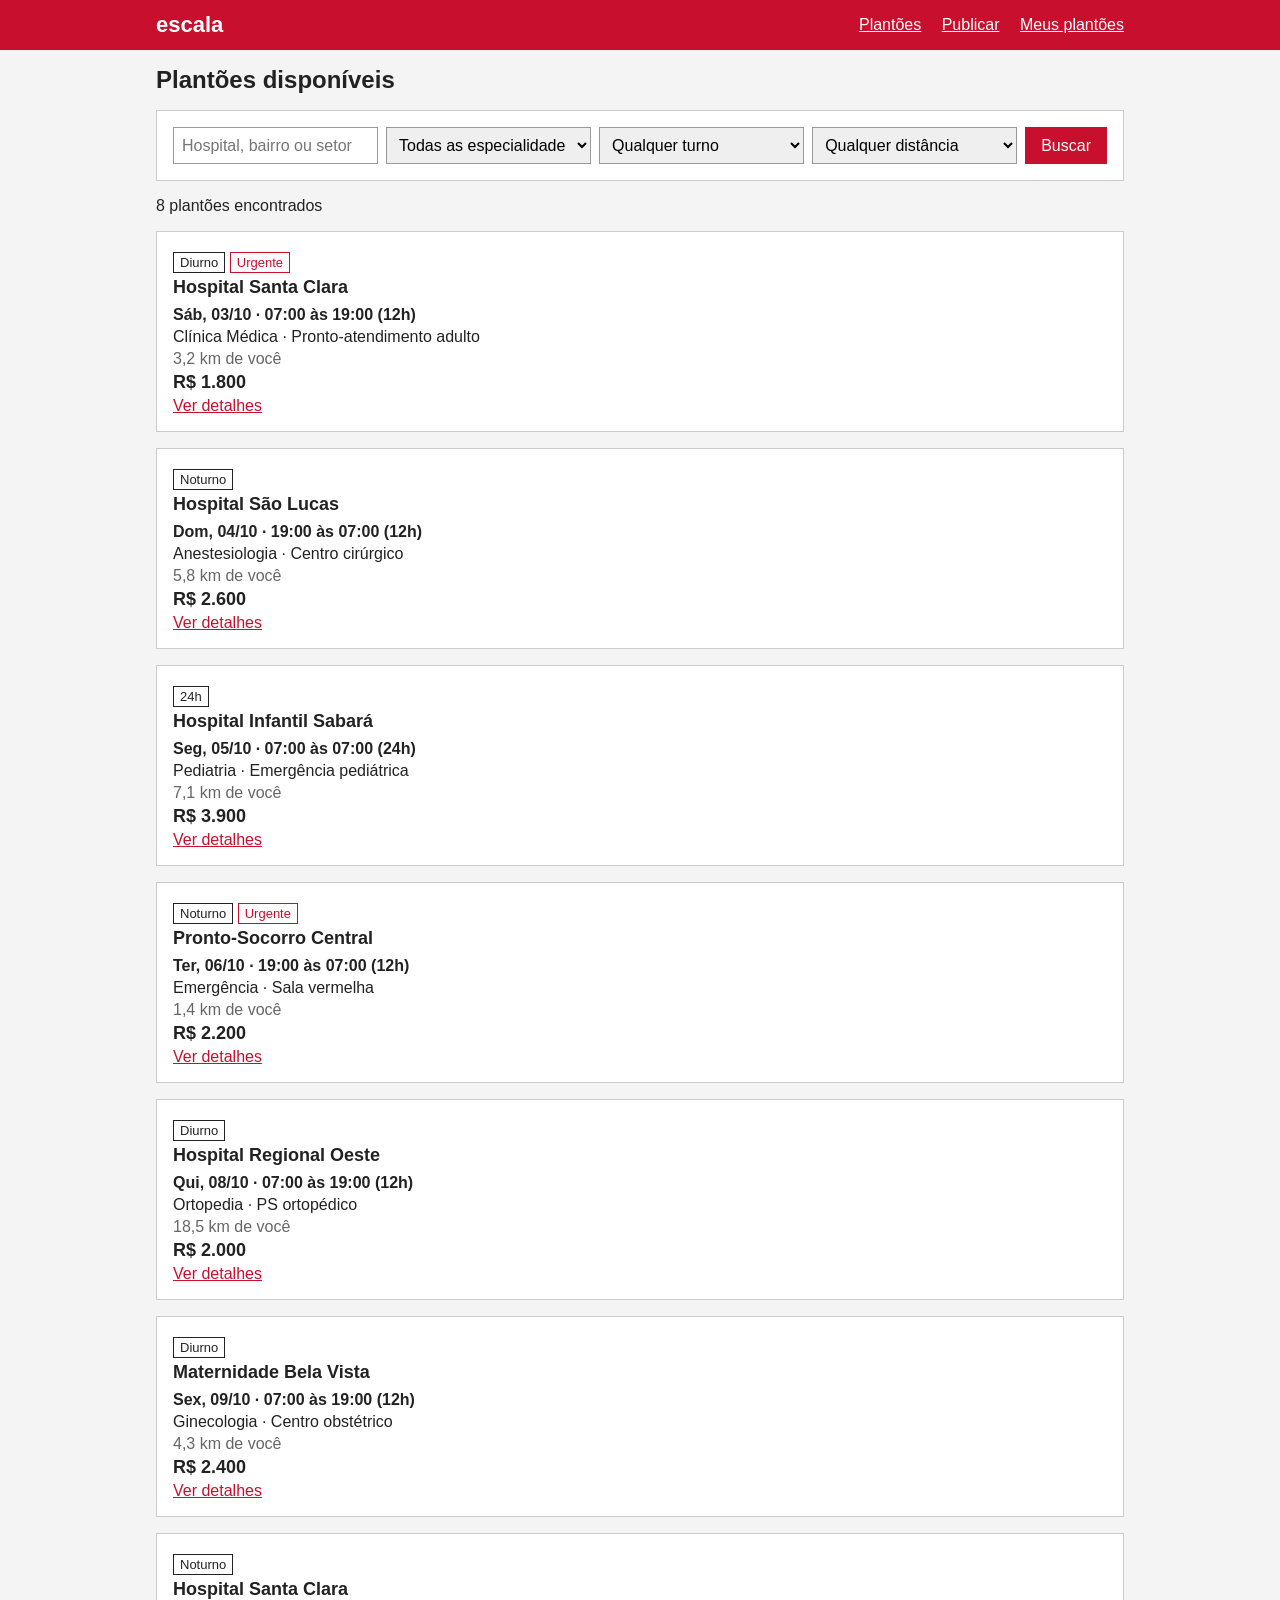
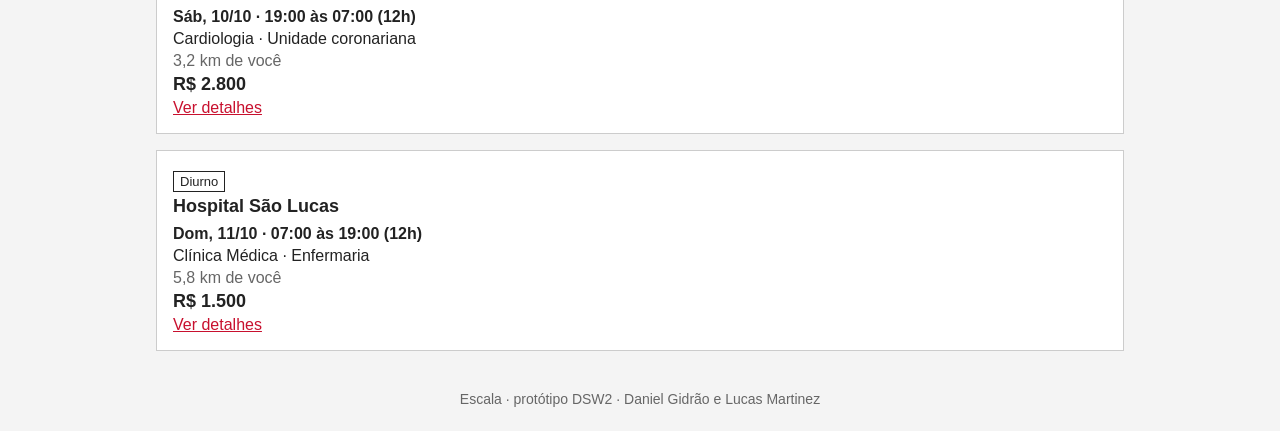
<file: index.html>
<!DOCTYPE html>
<html lang="pt-BR">
<head>
  <meta charset="UTF-8">
  <meta name="viewport" content="width=device-width, initial-scale=1.0">
  <title>Escala - troca de plantões</title>
  <link rel="icon" type="image/svg+xml" href="favicon.svg">
  <link rel="stylesheet" href="css/style.css">
</head>
<body>
  <header>
    <div class="conteudo">
      <a href="index.html" class="logo">escala</a>
      <nav>
        <a href="index.html">Plantões</a>
        <a href="publicar.html">Publicar</a>
        <a href="meus-plantoes.html">Meus plantões</a>
      </nav>
    </div>
  </header>

  <main class="conteudo">
    <h1>Plantões disponíveis</h1>

    <form class="caixa busca" action="index.html">
      <input type="search" name="q" placeholder="Hospital, bairro ou setor">
      <select name="especialidade">
        <option value="">Todas as especialidades</option>
        <option>Clínica Médica</option>
        <option>Pediatria</option>
        <option>Ortopedia</option>
        <option>Anestesiologia</option>
        <option>Ginecologia</option>
        <option>Cardiologia</option>
        <option>Emergência</option>
      </select>
      <select name="turno">
        <option value="">Qualquer turno</option>
        <option>Diurno</option>
        <option>Noturno</option>
        <option>24h</option>
      </select>
      <select name="distancia">
        <option value="">Qualquer distância</option>
        <option value="5">Até 5 km</option>
        <option value="10">Até 10 km</option>
        <option value="20">Até 20 km</option>
        <option value="50">Até 50 km</option>
      </select>
      <button type="submit">Buscar</button>
    </form>

    <p>8 plantões encontrados</p>

    <div class="lista">
      <div class="plantao">
        <p><span class="etiqueta">Diurno</span> <span class="etiqueta urgente">Urgente</span></p>
        <h3>Hospital Santa Clara</h3>
        <p class="data">Sáb, 03/10 · 07:00 às 19:00 (12h)</p>
        <p>Clínica Médica · Pronto-atendimento adulto</p>
        <p class="cinza-texto">3,2 km de você</p>
        <p class="valor">R$ 1.800</p>
        <a href="plantao.html">Ver detalhes</a>
      </div>
      <div class="plantao">
        <p><span class="etiqueta">Noturno</span></p>
        <h3>Hospital São Lucas</h3>
        <p class="data">Dom, 04/10 · 19:00 às 07:00 (12h)</p>
        <p>Anestesiologia · Centro cirúrgico</p>
        <p class="cinza-texto">5,8 km de você</p>
        <p class="valor">R$ 2.600</p>
        <a href="plantao.html">Ver detalhes</a>
      </div>
      <div class="plantao">
        <p><span class="etiqueta">24h</span></p>
        <h3>Hospital Infantil Sabará</h3>
        <p class="data">Seg, 05/10 · 07:00 às 07:00 (24h)</p>
        <p>Pediatria · Emergência pediátrica</p>
        <p class="cinza-texto">7,1 km de você</p>
        <p class="valor">R$ 3.900</p>
        <a href="plantao.html">Ver detalhes</a>
      </div>
      <div class="plantao">
        <p><span class="etiqueta">Noturno</span> <span class="etiqueta urgente">Urgente</span></p>
        <h3>Pronto-Socorro Central</h3>
        <p class="data">Ter, 06/10 · 19:00 às 07:00 (12h)</p>
        <p>Emergência · Sala vermelha</p>
        <p class="cinza-texto">1,4 km de você</p>
        <p class="valor">R$ 2.200</p>
        <a href="plantao.html">Ver detalhes</a>
      </div>
      <div class="plantao">
        <p><span class="etiqueta">Diurno</span></p>
        <h3>Hospital Regional Oeste</h3>
        <p class="data">Qui, 08/10 · 07:00 às 19:00 (12h)</p>
        <p>Ortopedia · PS ortopédico</p>
        <p class="cinza-texto">18,5 km de você</p>
        <p class="valor">R$ 2.000</p>
        <a href="plantao.html">Ver detalhes</a>
      </div>
      <div class="plantao">
        <p><span class="etiqueta">Diurno</span></p>
        <h3>Maternidade Bela Vista</h3>
        <p class="data">Sex, 09/10 · 07:00 às 19:00 (12h)</p>
        <p>Ginecologia · Centro obstétrico</p>
        <p class="cinza-texto">4,3 km de você</p>
        <p class="valor">R$ 2.400</p>
        <a href="plantao.html">Ver detalhes</a>
      </div>
      <div class="plantao">
        <p><span class="etiqueta">Noturno</span></p>
        <h3>Hospital Santa Clara</h3>
        <p class="data">Sáb, 10/10 · 19:00 às 07:00 (12h)</p>
        <p>Cardiologia · Unidade coronariana</p>
        <p class="cinza-texto">3,2 km de você</p>
        <p class="valor">R$ 2.800</p>
        <a href="plantao.html">Ver detalhes</a>
      </div>
      <div class="plantao">
        <p><span class="etiqueta">Diurno</span></p>
        <h3>Hospital São Lucas</h3>
        <p class="data">Dom, 11/10 · 07:00 às 19:00 (12h)</p>
        <p>Clínica Médica · Enfermaria</p>
        <p class="cinza-texto">5,8 km de você</p>
        <p class="valor">R$ 1.500</p>
        <a href="plantao.html">Ver detalhes</a>
      </div>
    </div>
  </main>

  <footer>Escala · protótipo DSW2 · Daniel Gidrão e Lucas Martinez</footer>
</body>
</html>
</file>
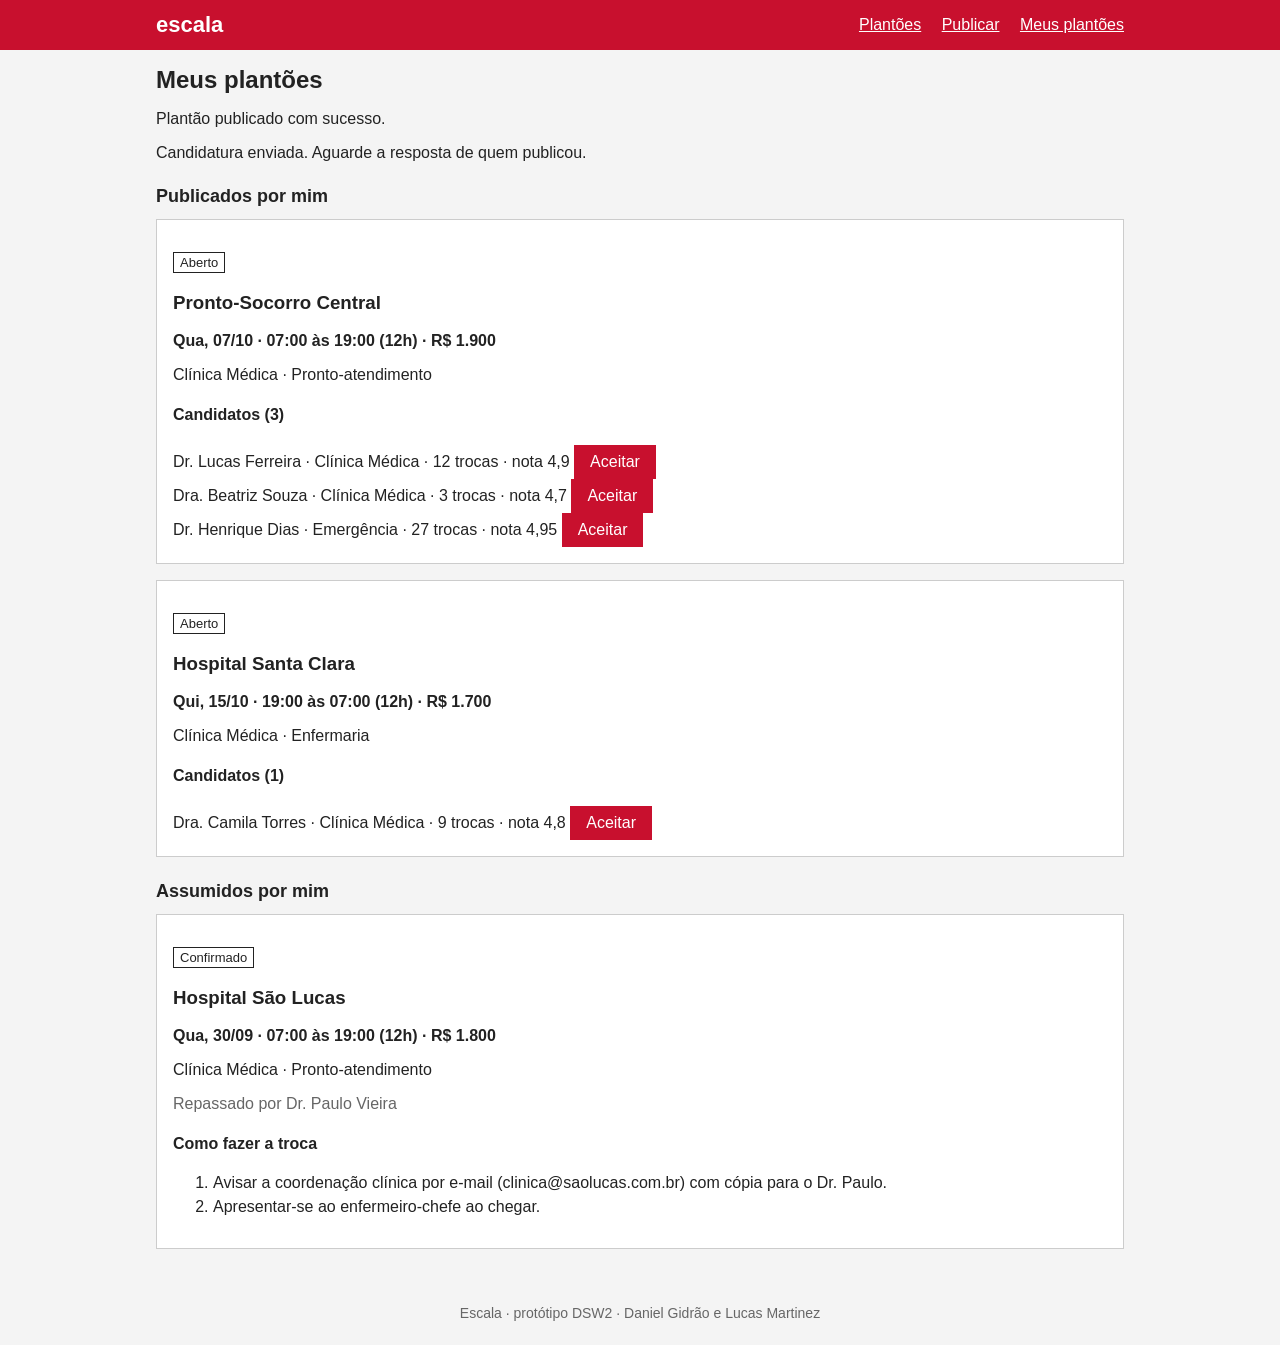
<file: meus-plantoes.html>
<!DOCTYPE html>
<html lang="pt-BR">
<head>
  <meta charset="UTF-8">
  <meta name="viewport" content="width=device-width, initial-scale=1.0">
  <title>Meus plantões - Escala</title>
  <link rel="icon" type="image/svg+xml" href="favicon.svg">
  <link rel="stylesheet" href="css/style.css">
</head>
<body>
  <header>
    <div class="conteudo">
      <a href="index.html" class="logo">escala</a>
      <nav>
        <a href="index.html">Plantões</a>
        <a href="publicar.html">Publicar</a>
        <a href="meus-plantoes.html">Meus plantões</a>
      </nav>
    </div>
  </header>

  <main class="conteudo">
    <h1>Meus plantões</h1>

    <p id="publicado" class="aviso">Plantão publicado com sucesso.</p>
    <p id="candidatura" class="aviso">Candidatura enviada. Aguarde a resposta de quem publicou.</p>

    <h2>Publicados por mim</h2>

    <div class="caixa">
      <p><span class="etiqueta">Aberto</span></p>
      <h3>Pronto-Socorro Central</h3>
      <p class="data">Qua, 07/10 · 07:00 às 19:00 (12h) · R$ 1.900</p>
      <p>Clínica Médica · Pronto-atendimento</p>
      <h4>Candidatos (3)</h4>
      <div class="candidato">
        <span>Dr. Lucas Ferreira · Clínica Médica · 12 trocas · nota 4,9</span>
        <button type="button">Aceitar</button>
      </div>
      <div class="candidato">
        <span>Dra. Beatriz Souza · Clínica Médica · 3 trocas · nota 4,7</span>
        <button type="button">Aceitar</button>
      </div>
      <div class="candidato">
        <span>Dr. Henrique Dias · Emergência · 27 trocas · nota 4,95</span>
        <button type="button">Aceitar</button>
      </div>
    </div>

    <div class="caixa">
      <p><span class="etiqueta">Aberto</span></p>
      <h3>Hospital Santa Clara</h3>
      <p class="data">Qui, 15/10 · 19:00 às 07:00 (12h) · R$ 1.700</p>
      <p>Clínica Médica · Enfermaria</p>
      <h4>Candidatos (1)</h4>
      <div class="candidato">
        <span>Dra. Camila Torres · Clínica Médica · 9 trocas · nota 4,8</span>
        <button type="button">Aceitar</button>
      </div>
    </div>

    <h2>Assumidos por mim</h2>

    <div class="caixa">
      <p><span class="etiqueta">Confirmado</span></p>
      <h3>Hospital São Lucas</h3>
      <p class="data">Qua, 30/09 · 07:00 às 19:00 (12h) · R$ 1.800</p>
      <p>Clínica Médica · Pronto-atendimento</p>
      <p class="cinza-texto">Repassado por Dr. Paulo Vieira</p>
      <h4>Como fazer a troca</h4>
      <ol>
        <li>Avisar a coordenação clínica por e-mail (clinica@saolucas.com.br) com cópia para o Dr. Paulo.</li>
        <li>Apresentar-se ao enfermeiro-chefe ao chegar.</li>
      </ol>
    </div>
  </main>

  <footer>Escala · protótipo DSW2 · Daniel Gidrão e Lucas Martinez</footer>
</body>
</html>
</file>
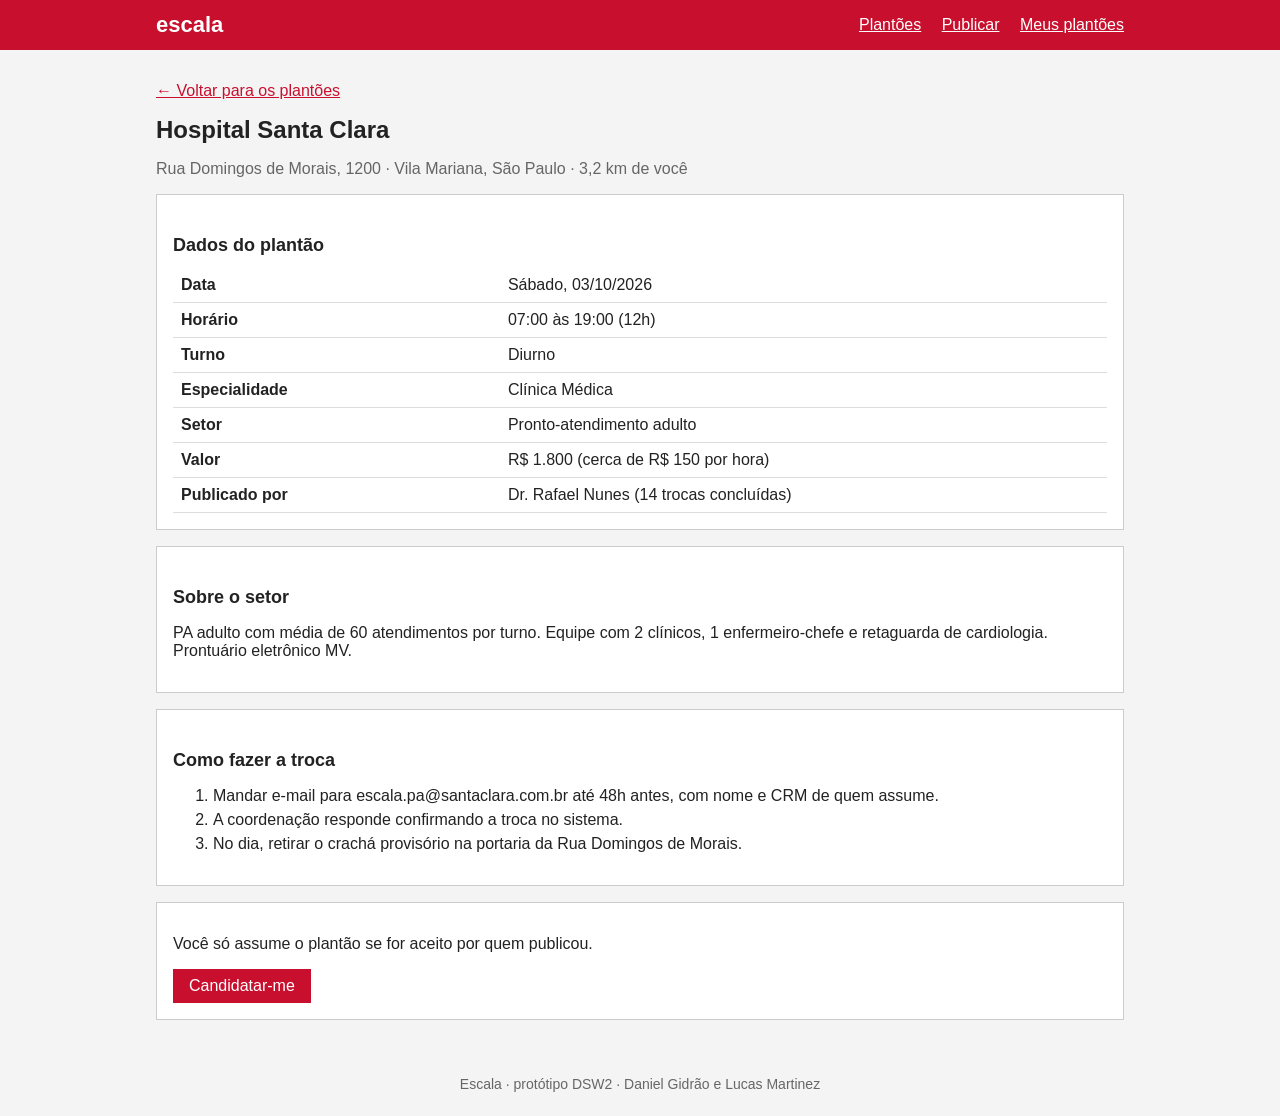
<file: plantao.html>
<!DOCTYPE html>
<html lang="pt-BR">
<head>
  <meta charset="UTF-8">
  <meta name="viewport" content="width=device-width, initial-scale=1.0">
  <title>Hospital Santa Clara - Escala</title>
  <link rel="icon" type="image/svg+xml" href="favicon.svg">
  <link rel="stylesheet" href="css/style.css">
</head>
<body>
  <header>
    <div class="conteudo">
      <a href="index.html" class="logo">escala</a>
      <nav>
        <a href="index.html">Plantões</a>
        <a href="publicar.html">Publicar</a>
        <a href="meus-plantoes.html">Meus plantões</a>
      </nav>
    </div>
  </header>

  <main class="conteudo">
    <p><a href="index.html">&larr; Voltar para os plantões</a></p>

    <h1>Hospital Santa Clara</h1>
    <p class="cinza-texto">Rua Domingos de Morais, 1200 · Vila Mariana, São Paulo · 3,2 km de você</p>

    <div class="caixa">
      <h2>Dados do plantão</h2>
      <table>
        <tr><th>Data</th><td>Sábado, 03/10/2026</td></tr>
        <tr><th>Horário</th><td>07:00 às 19:00 (12h)</td></tr>
        <tr><th>Turno</th><td>Diurno</td></tr>
        <tr><th>Especialidade</th><td>Clínica Médica</td></tr>
        <tr><th>Setor</th><td>Pronto-atendimento adulto</td></tr>
        <tr><th>Valor</th><td>R$ 1.800 (cerca de R$ 150 por hora)</td></tr>
        <tr><th>Publicado por</th><td>Dr. Rafael Nunes (14 trocas concluídas)</td></tr>
      </table>
    </div>

    <div class="caixa">
      <h2>Sobre o setor</h2>
      <p>PA adulto com média de 60 atendimentos por turno. Equipe com 2 clínicos, 1 enfermeiro-chefe e retaguarda de cardiologia. Prontuário eletrônico MV.</p>
    </div>

    <div class="caixa">
      <h2>Como fazer a troca</h2>
      <ol>
        <li>Mandar e-mail para escala.pa@santaclara.com.br até 48h antes, com nome e CRM de quem assume.</li>
        <li>A coordenação responde confirmando a troca no sistema.</li>
        <li>No dia, retirar o crachá provisório na portaria da Rua Domingos de Morais.</li>
      </ol>
    </div>

    <div class="caixa">
      <p>Você só assume o plantão se for aceito por quem publicou.</p>
      <a href="meus-plantoes.html#candidatura" class="botao">Candidatar-me</a>
    </div>
  </main>

  <footer>Escala · protótipo DSW2 · Daniel Gidrão e Lucas Martinez</footer>
</body>
</html>
</file>
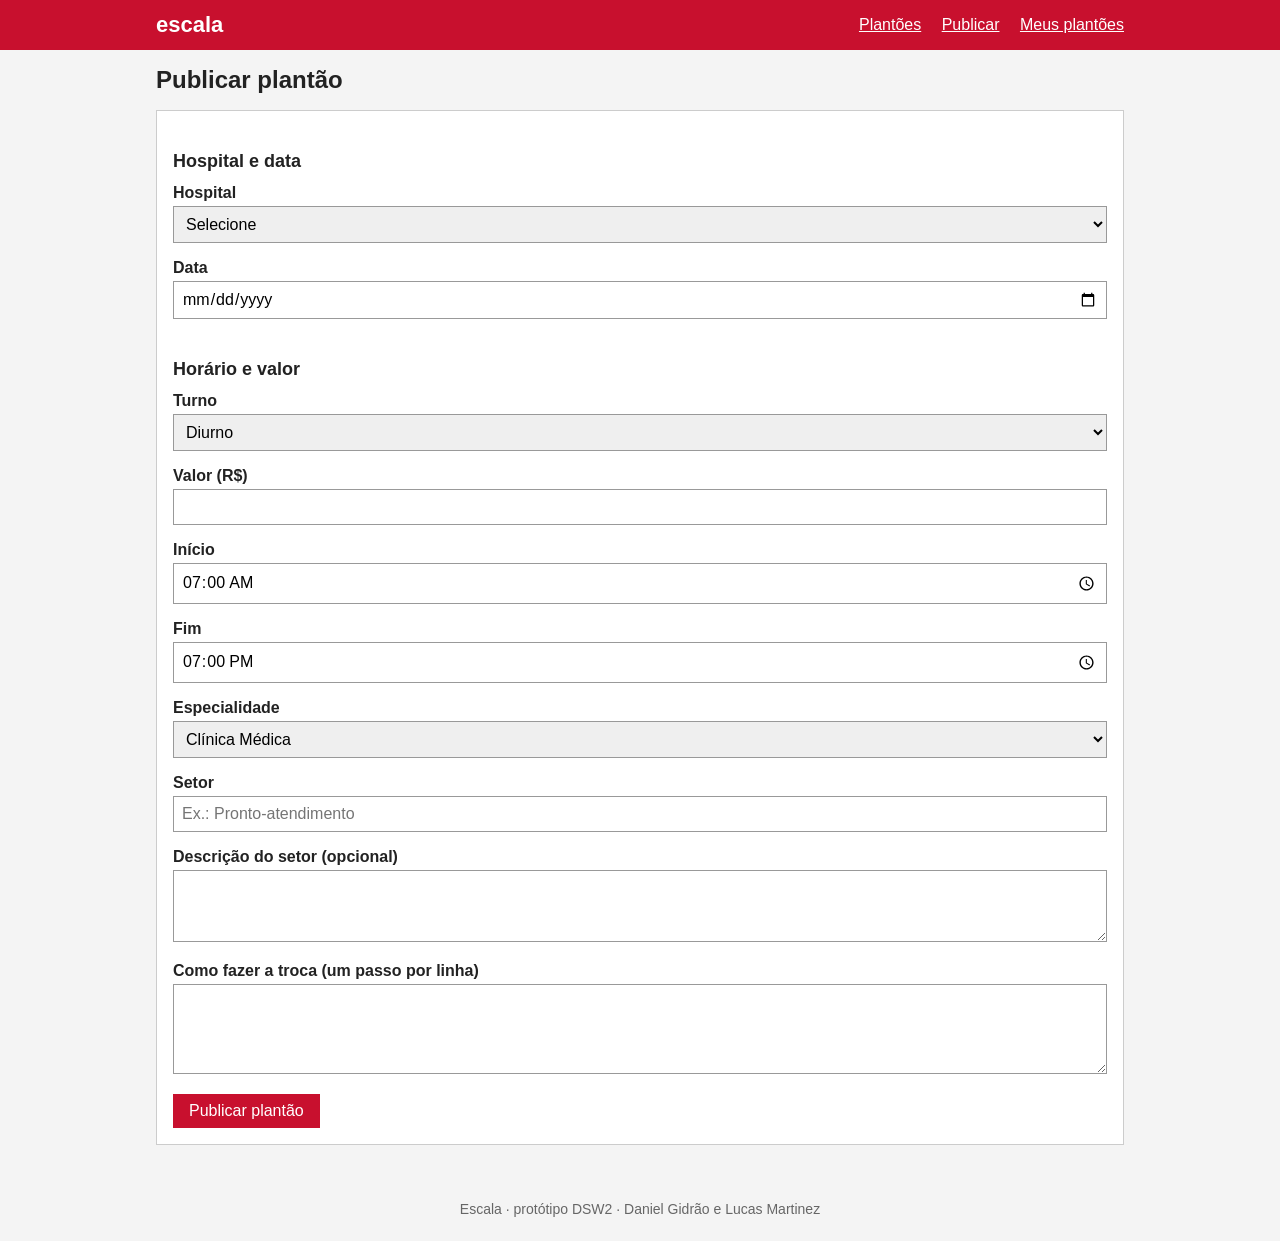
<file: publicar.html>
<!DOCTYPE html>
<html lang="pt-BR">
<head>
  <meta charset="UTF-8">
  <meta name="viewport" content="width=device-width, initial-scale=1.0">
  <title>Publicar plantão - Escala</title>
  <link rel="icon" type="image/svg+xml" href="favicon.svg">
  <link rel="stylesheet" href="css/style.css">
</head>
<body>
  <header>
    <div class="conteudo">
      <a href="index.html" class="logo">escala</a>
      <nav>
        <a href="index.html">Plantões</a>
        <a href="publicar.html">Publicar</a>
        <a href="meus-plantoes.html">Meus plantões</a>
      </nav>
    </div>
  </header>

  <main class="conteudo">
    <h1>Publicar plantão</h1>

    <form class="caixa" action="meus-plantoes.html#publicado">
      <h2>Hospital e data</h2>
      <div class="duas-colunas">
        <div class="campo">
          <label for="hospital">Hospital</label>
          <select id="hospital" name="hospital" required>
            <option value="">Selecione</option>
            <option>Hospital Santa Clara</option>
            <option>Hospital São Lucas</option>
            <option>Pronto-Socorro Central</option>
            <option>Hospital Infantil Sabará</option>
            <option>Hospital Regional Oeste</option>
            <option>Maternidade Bela Vista</option>
            <option>Hospital Municipal do Tatuapé</option>
            <option>Hospital das Clínicas</option>
            <option>UPA Santana</option>
            <option>Hospital Estadual de Diadema</option>
            <option>Hospital São Bernardo</option>
            <option>Pronto-Socorro Lapa</option>
          </select>
        </div>
        <div class="campo">
          <label for="data">Data</label>
          <input type="date" id="data" name="data" required>
        </div>
      </div>

      <h2>Horário e valor</h2>
      <div class="duas-colunas">
        <div class="campo">
          <label for="turno">Turno</label>
          <select id="turno" name="turno">
            <option>Diurno</option>
            <option>Noturno</option>
            <option>24h</option>
          </select>
        </div>
        <div class="campo">
          <label for="valor">Valor (R$)</label>
          <input type="number" id="valor" name="valor" min="0" required>
        </div>
        <div class="campo">
          <label for="inicio">Início</label>
          <input type="time" id="inicio" name="inicio" value="07:00">
        </div>
        <div class="campo">
          <label for="fim">Fim</label>
          <input type="time" id="fim" name="fim" value="19:00">
        </div>
        <div class="campo">
          <label for="especialidade">Especialidade</label>
          <select id="especialidade" name="especialidade">
            <option>Clínica Médica</option>
            <option>Pediatria</option>
            <option>Ortopedia</option>
            <option>Anestesiologia</option>
            <option>Ginecologia</option>
            <option>Cardiologia</option>
            <option>Emergência</option>
          </select>
        </div>
        <div class="campo">
          <label for="setor">Setor</label>
          <input type="text" id="setor" name="setor" placeholder="Ex.: Pronto-atendimento" required>
        </div>
      </div>

      <div class="campo">
        <label for="descricao">Descrição do setor (opcional)</label>
        <textarea id="descricao" name="descricao" rows="3"></textarea>
      </div>

      <div class="campo">
        <label for="instrucoes">Como fazer a troca (um passo por linha)</label>
        <textarea id="instrucoes" name="instrucoes" rows="4"></textarea>
      </div>

      <button type="submit">Publicar plantão</button>
    </form>
  </main>

  <footer>Escala · protótipo DSW2 · Daniel Gidrão e Lucas Martinez</footer>
</body>
</html>
</file>
<file: css/style.css>
* {
  box-sizing: border-box;
}

body {
  margin: 0;
  font-family: Arial, Helvetica, sans-serif;
  font-size: 16px;
  color: #222;
  background: #f4f4f4;
}

a {
  color: #c8102e;
}

h1 {
  font-size: 24px;
  margin: 0 0 16px;
}

h2 {
  font-size: 18px;
  margin: 24px 0 12px;
}

header {
  background: #c8102e;
  color: #fff;
}

header .conteudo {
  display: flex;
  flex-wrap: wrap;
  align-items: center;
  justify-content: space-between;
  gap: 8px;
  padding-top: 12px;
  padding-bottom: 12px;
}

header .logo {
  color: #fff;
  font-size: 22px;
  font-weight: bold;
  text-decoration: none;
}

header nav a {
  color: #fff;
  margin-left: 16px;
}

header nav a:first-child {
  margin-left: 0;
}

.conteudo {
  max-width: 1000px;
  margin: 0 auto;
  padding: 16px;
}

button,
.botao {
  display: inline-block;
  font: inherit;
  padding: 8px 16px;
  border: none;
  background: #c8102e;
  color: #fff;
  text-decoration: none;
  cursor: pointer;
}

footer {
  text-align: center;
  color: #666;
  font-size: 14px;
  padding: 24px 16px;
}

.caixa {
  background: #fff;
  border: 1px solid #ccc;
  padding: 16px;
  margin-bottom: 16px;
}

.busca {
  display: flex;
  flex-wrap: wrap;
  gap: 8px;
}

.busca input,
.busca select {
  flex: 1 1 180px;
}

input,
select,
textarea {
  font: inherit;
  padding: 8px;
  border: 1px solid #999;
  width: 100%;
}

.lista {
  display: grid;
  grid-template-columns: 1fr;
  gap: 16px;
}

.plantao {
  background: #fff;
  border: 1px solid #ccc;
  padding: 16px;
}

.plantao h3 {
  margin: 0 0 8px;
  font-size: 18px;
}

.plantao p {
  margin: 4px 0;
}

.data {
  font-weight: bold;
}

.valor {
  font-size: 18px;
  font-weight: bold;
}

.etiqueta {
  display: inline-block;
  padding: 2px 6px;
  border: 1px solid #222;
  font-size: 13px;
}

.etiqueta.urgente {
  border-color: #c8102e;
  color: #c8102e;
}

.cinza-texto {
  color: #666;
}

table {
  width: 100%;
  border-collapse: collapse;
}

th,
td {
  text-align: left;
  padding: 8px;
  border-bottom: 1px solid #ddd;
}

th {
  width: 35%;
}

ol li {
  margin-bottom: 6px;
}

.campo {
  margin-bottom: 16px;
}

.campo label {
  display: block;
  font-weight: bold;
  margin-bottom: 4px;
}

.duas-colunas {
  display: grid;
  grid-template-columns: 1fr;
  gap: 0 16px;
}
</file>
